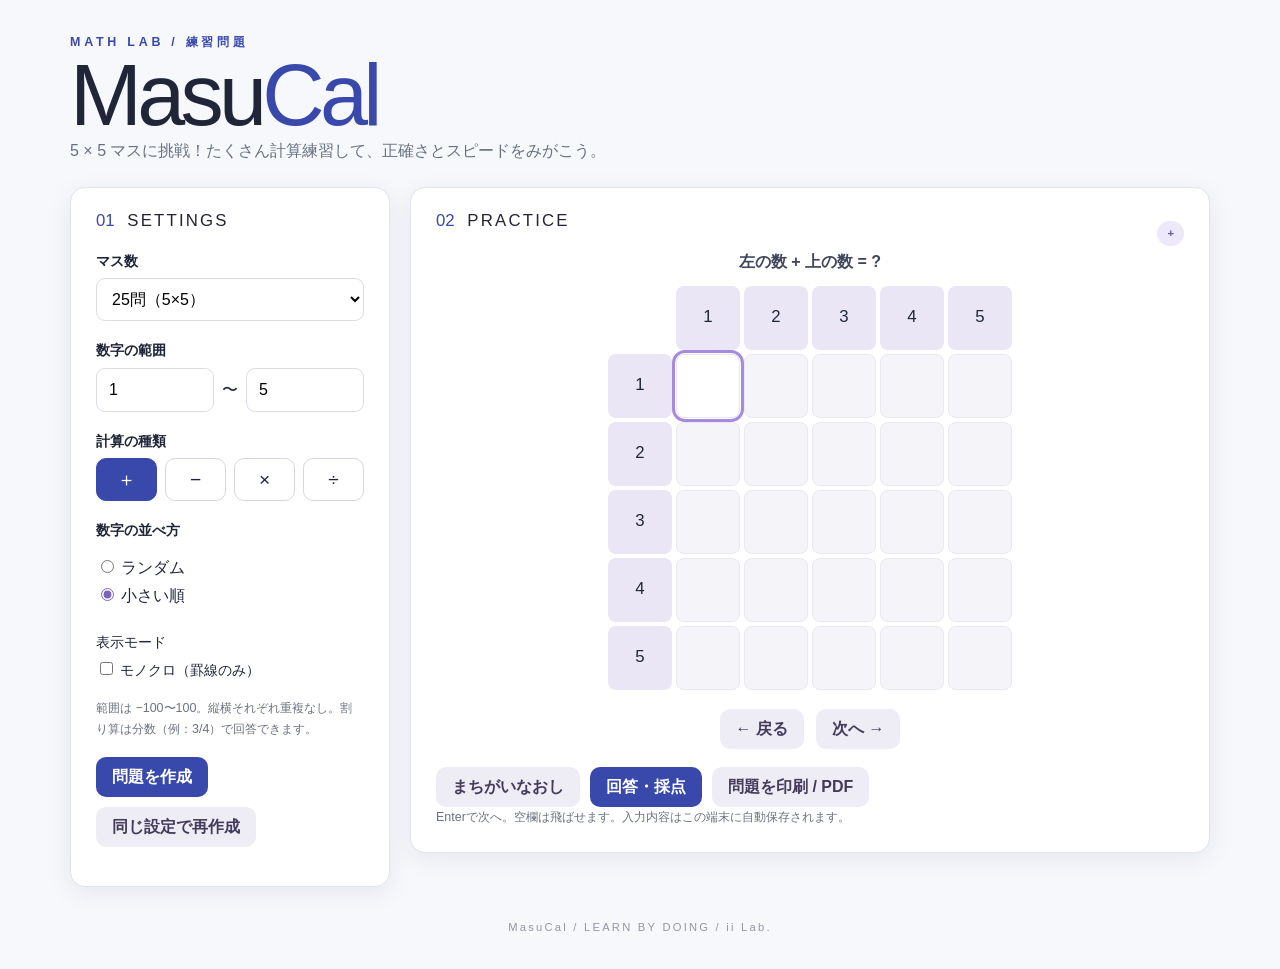
<file: class-04/index.html>
<!-- @format -->

<!doctype html>
<html lang="ja">

<head>
  <meta charset="utf-8" />
  <meta name="viewport" content="width=device-width,initial-scale=1" />
  <title>MasuCal｜マスカル</title>
  <link rel="stylesheet" href="css/reset.css" />
  <link rel="stylesheet" href="css/style.css" />
</head>

<body>
  <!-- まちがいリストの件数を確認するには、開発者ツールのConsoleで logMistakeCount(); を実行。 -->
  <main class="shell">
    <!-- タイトルヘッダーここから -->
    <header>
      <p class="eyebrow">MATH LAB / 練習問題</p>
      <h1>Masu<span>Cal</span></h1>
      <p><span id="gridLabel">計算で、正確さを磨こう。</span></p>
    </header>

    <div class="layout">
      <!-- 設定パネルここから -->
      <section class="panel settings">
        <h2>01 <span>SETTINGS</span></h2>
        <div class="field">
          <label for="size">マス数</label><select id="size">
            <option value="3">9問（3×3）</option>
            <option value="4">16問（4×4）</option>
            <option value="5" selected>
              25問（5×5）
            </option>
            <option value="6">36問（6×6）</option>
            <option value="7">49問（7×7）</option>
            <option value="8">64問（8×8）</option>
            <option value="9">81問（9×9）</option>
            <option value="10">100問（10×10）</option>
          </select>
        </div>
        <div class="field">
          <label for="min">数字の範囲</label>
          <div class="range">
            <input id="min" type="number" min="-100" max="100" value="1" /><span>〜</span>
            <input id="max" type="number" min="-100" max="100" value="5" />
          </div>
        </div>
        <fieldset>
          <legend>計算の種類</legend>
          <div class="choices" id="operations">
            <label>
              <input type="radio" name="op" value="+" checked /><span>＋</span></label>
            <label>
              <input type="radio" name="op" value="-" /><span>−</span></label>
            <label>
              <input type="radio" name="op" value="*" /><span>×</span></label>
            <label>
              <input type="radio" name="op" value="/" /><span>÷</span></label>
          </div>
        </fieldset>
        <fieldset>
          <legend>数字の並べ方</legend>
          <label class="radio">
            <input type="radio" name="order" value="random" checked />
            ランダム</label>
          <label class="radio">
            <input type="radio" name="order" value="asc" />
            小さい順</label>
        </fieldset>

        <div class="theme-control">
          <label for="theme">表示モード</label>
          <label class="theme-switch"><input type="checkbox" id="theme" />
            モノクロ（罫線のみ）</label>
        </div>

        <p class="hint">
          範囲は
          −100〜100。縦横それぞれ重複なし。割り算は分数（例：3/4）で回答できます。
        </p>
        <!-- 作成ボタンここ -->
        <div class="buttons">
          <button id="create" class="primary">
            問題を作成
          </button>
          <button id="remake" class="secondary">
            同じ設定で再作成
          </button>
        </div>
        <!-- jsでエラー調整用のpタグ -->
        <p id="error" role="alert" class="error"></p>
      </section>
      <!-- 設定パネルここまで -->

      <!-- 問題パネルここから（Practice Panel） -->
      <section class="panel practice">
        <div class="section-top">
          <h2>02 <span>PRACTICE</span></h2>
          <span class="pill" id="opLabel">+</span>
        </div>
        <p class="operation-hint" id="operationHint">
          左の数 + 上の数 = ?
        </p>
        <div class="print-header">
          <span
            class="print-brand">MasuCal</span><span>なまえ：________________</span><span>日付：____年__月__日</span><span>点数：____
            / <span id="printTotal">25</span></span>
        </div>
        <div class="board-scroll">
          <div id="board"></div>
        </div>
        <div class="nav">
          <button id="prev" class="secondary">
            ← 戻る
          </button>
          <button id="next" class="secondary">
            次へ →
          </button>
        </div>
        <div class="buttons">
          <a class="button-link secondary" href="wronglist.html" target="wronglist">まちがいなおし</a><button id="grade" class="primary">
            回答・採点</button><button id="printBlank" class="secondary">
            問題を印刷 / PDF
          </button>
        </div>
        <p class="hint">
          Enterで次へ。空欄は飛ばせます。入力内容はこの端末に自動保存されます。
        </p>
      </section>
    </div>

    <!-- Resultパネルここから -->
    <section id="results" class="panel results" hidden>
      <div class="section-top">
        <h2>03 <span>RESULT</span></h2>
        <strong id="score"></strong>
      </div>
      <div class="result-grid">
        <div>
          <!-- <h3>YOUR ANSWERS</h3> -->
          <h3>あなたの回答</h3>
          <div class="board-scroll">
            <div id="yourBoard"></div>
          </div>
        </div>
        <div>
          <!-- <h3>ANSWER KEY</h3> -->
          <h3>正解</h3>
          <div class="board-scroll">
            <div id="keyBoard"></div>
          </div>
        </div>
      </div>
      <div class="buttons">
        <button id="printResults" class="secondary">
          結果を印刷 / PDF
        </button>
        <button id="retry" class="primary">
          新しい問題へ
        </button>
      </div>
    </section>
    <!-- Resultパネルここまで -->

    <!-- Reviewパネルここから -->
    <section id="review" class="panel" hidden>
      <h2>04 <span>REVIEW</span></h2>

      <details id="reviewDetails" open>
        <summary>保存した間違いを確認する</summary>

        <p id="reviewSummary"></p>

        <div class="review-controls">
          <label for="reviewLimit">表示件数：</label>
          <select id="reviewLimit">
            <option value="10">10件</option>
            <option value="20" selected>20件</option>
            <option value="50">50件</option>
            <option value="100">100件</option>
            <option value="all">すべて</option>
          </select>

          <label>
            <input type="checkbox" id="showExpected" />
            模範解答を表示
          </label>

          <label>
            <input type="checkbox" id="showActual" />
            自分の回答を表示
          </label>
        </div>

        <div id="reviewItems" class="review-items"></div>

        <div class="buttons">
          <a class="button-link primary" href="wronglist.html" target="wronglist">
            まちがいなおし
          </a>
          <button id="clearMistakes" class="secondary">
            保存した間違いを削除
          </button>
        </div>
      </details>
    </section>
    <!-- Reviewここまで -->

    <footer>MasuCal / LEARN BY DOING / ii Lab.</footer>
  </main>
  <script src="js/common.js"></script>
  <script src="js/script.js"></script>
</body>

</html>
</file>
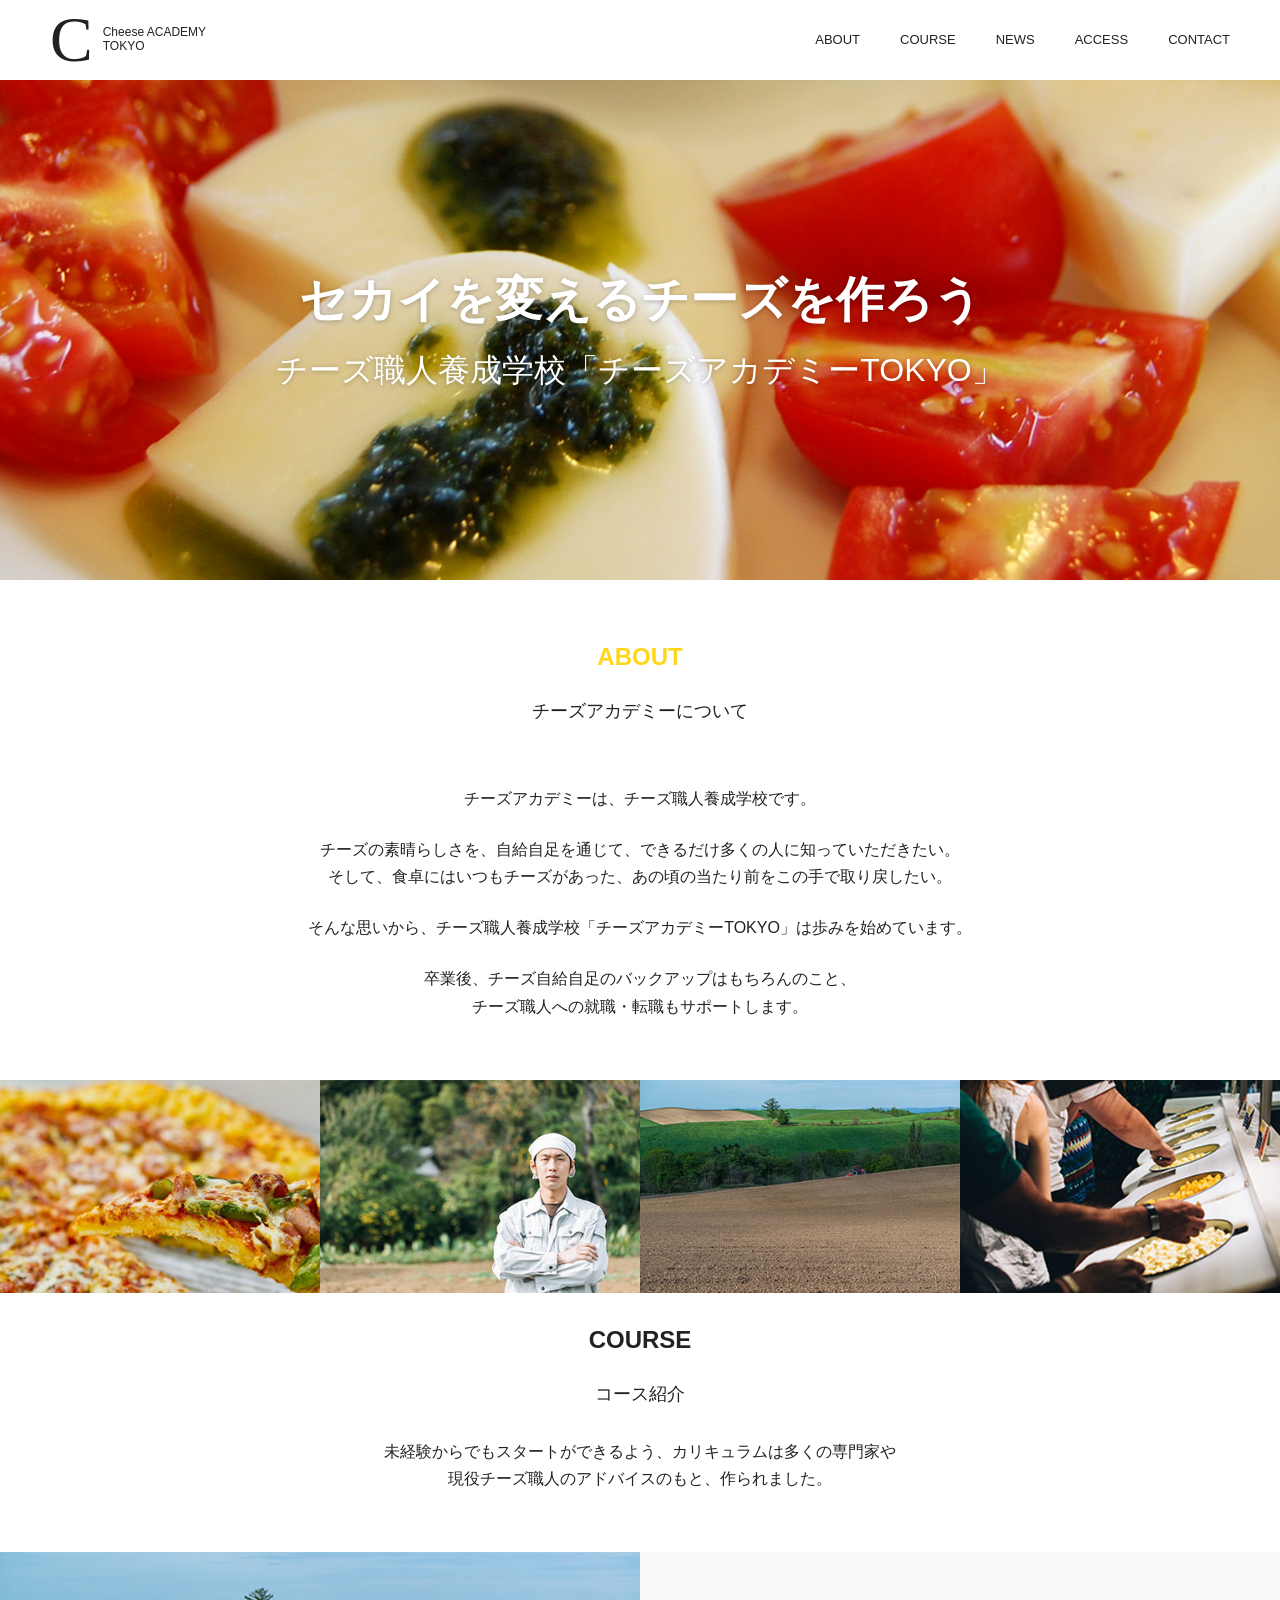
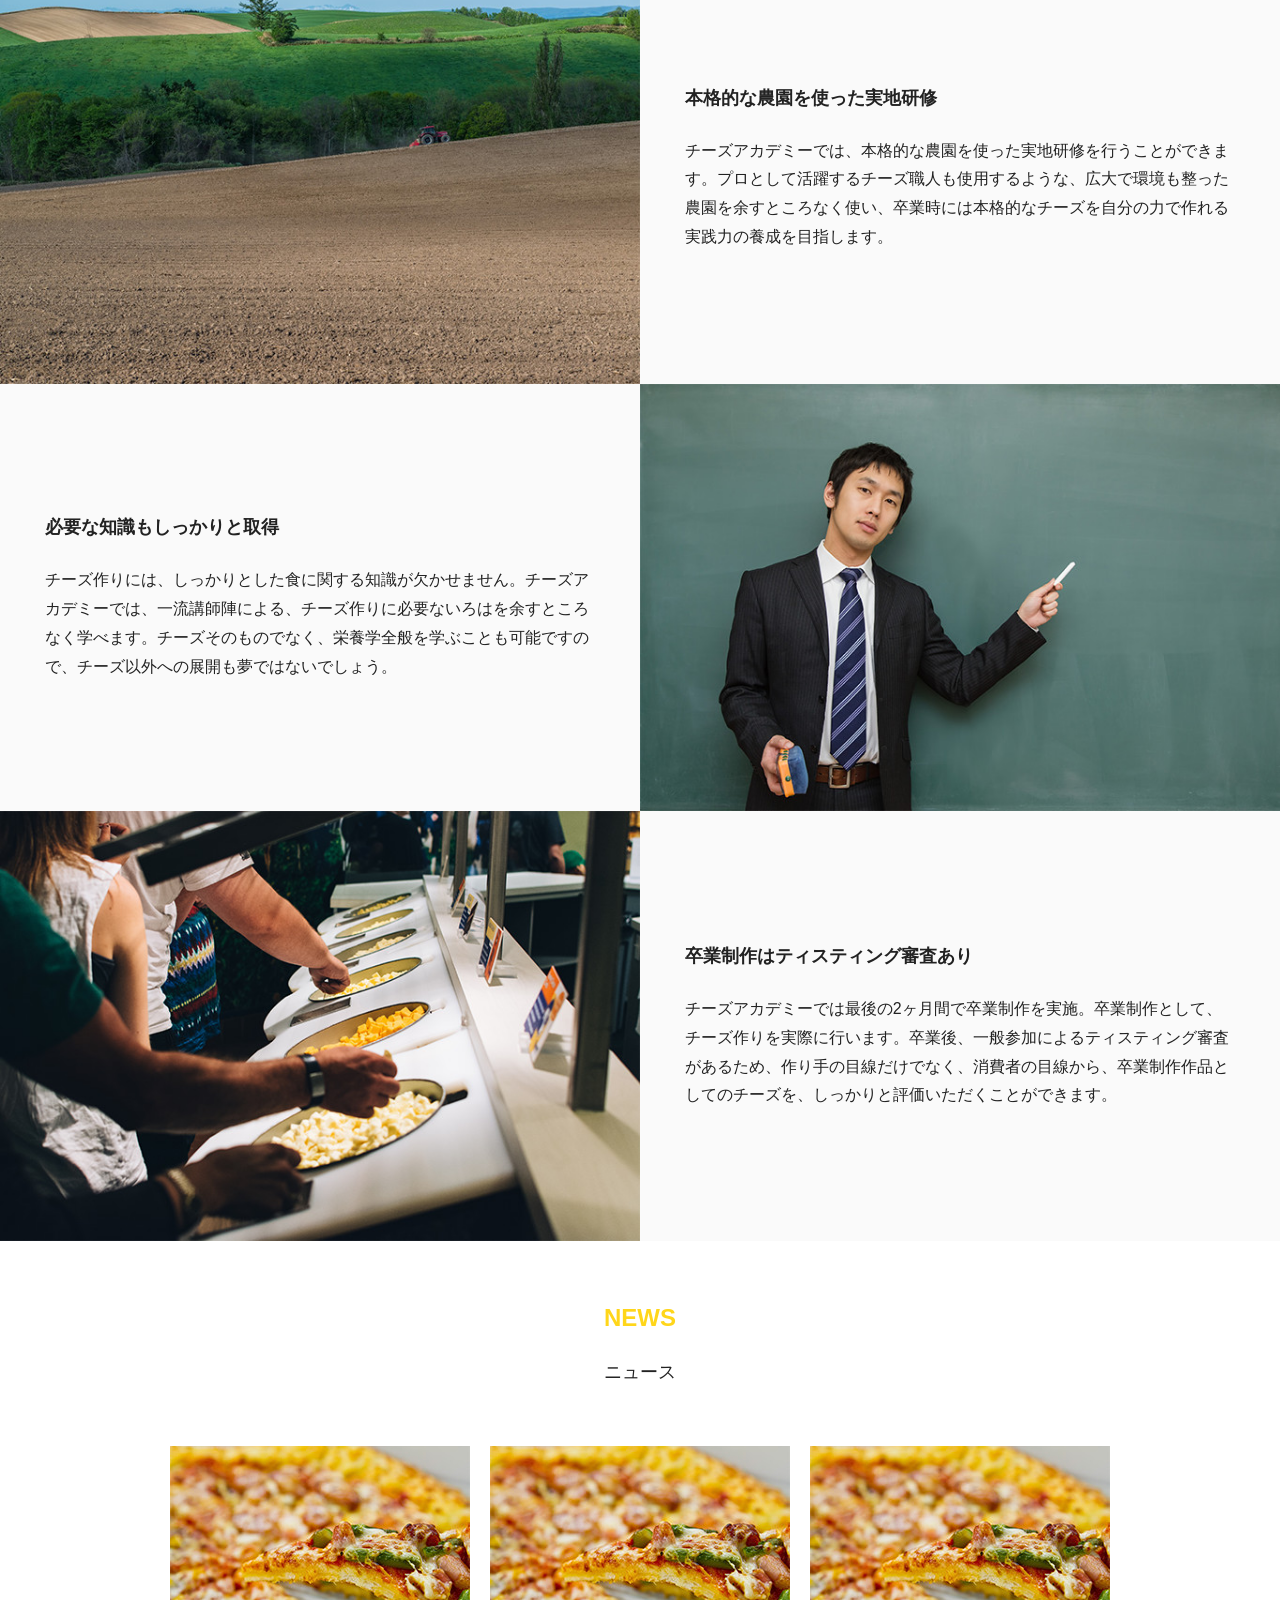
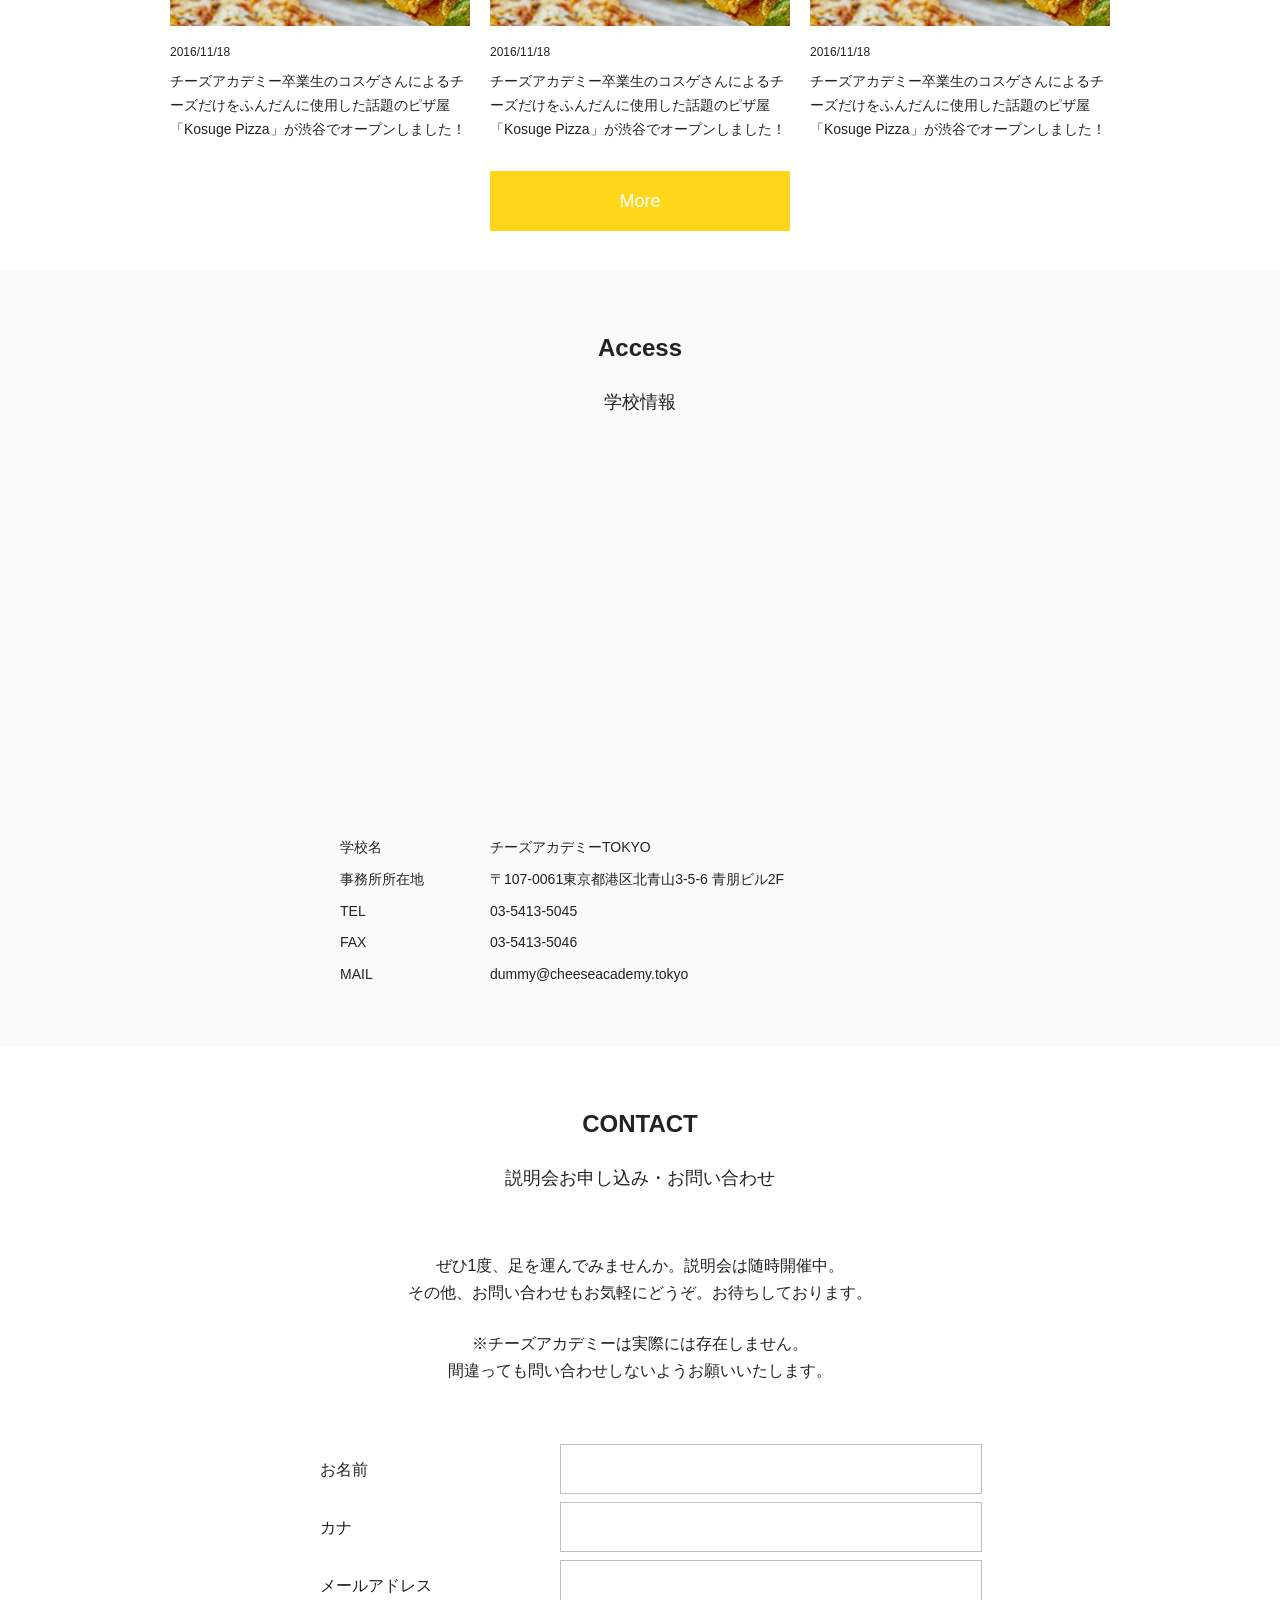
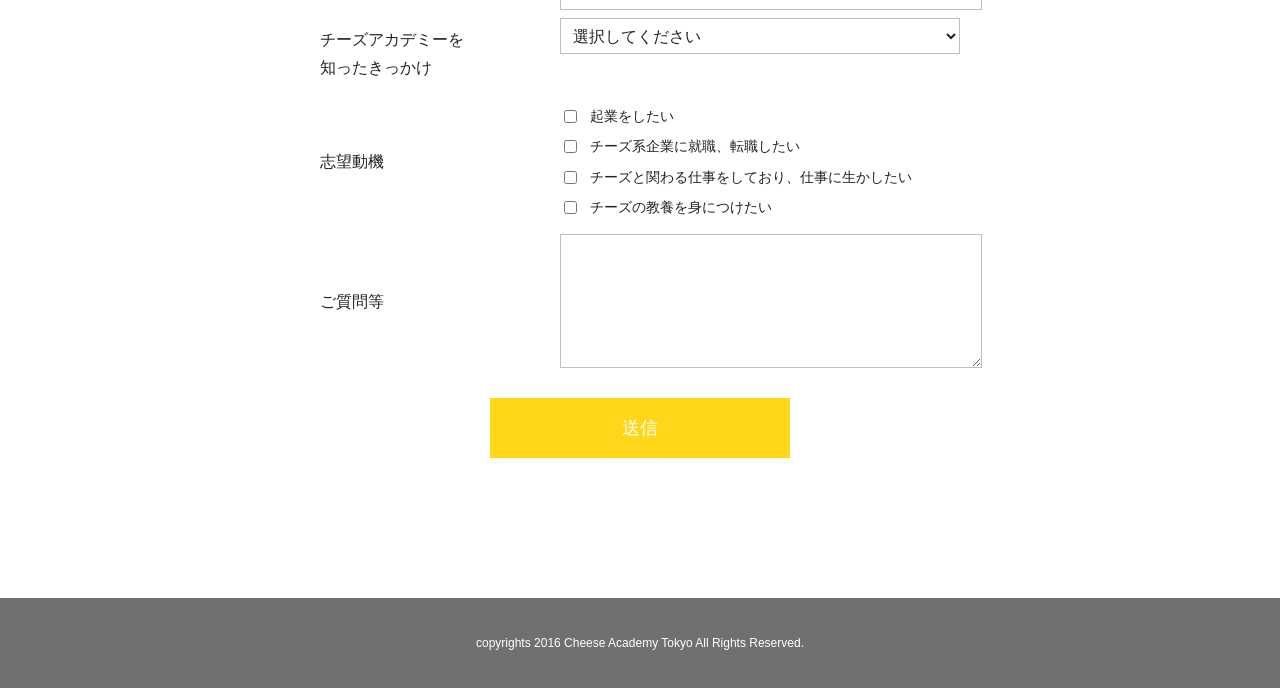
<file: class-01/html_shigemitsu_13/index.html>
<!DOCTYPE html>
<html lang="ja">

<head>
  <meta charset="UTF-8">
  <meta name="viewport" content="width=device-width, initial-scale=1.0">
  <title>Cheese Academy TOKYO</title>
  <link rel="stylesheet" href="./css/reset.css">
  <link rel="stylesheet" href="./css//style.css">
</head>

<body>
  <header class="header">
    <a class="logo" href="#top" aria-label="Cheese Academy TOKYO トップ">
      <span class="logo-mark">C</span>
      <span class="logo-name">Cheese ACADEMY<br>TOKYO</span>
    </a>
    <nav class="nav" aria-label="メインナビゲーション">
      <a href="#about">ABOUT</a><a href="#course">COURSE</a><a href="#news">NEWS</a><a href="#access">ACCESS</a><a
        href="#contact">CONTACT</a>
    </nav>
  </header>

  <main id="top">
    <section class="hero">
      <div class="hero-copy">
        <h1>セカイを変えるチーズを作ろう</h1>
        <p>チーズ職人養成学校「チーズアカデミーTOKYO」</p>
      </div>
    </section>

    <section class="about section" id="about">
      <div class="section-heading">
        <h2>ABOUT</h2>
        <p>チーズアカデミーについて</p>
      </div>
      <div class="about-copy">
        <p>チーズアカデミーは、チーズ職人養成学校です。</p>
        <p>チーズの素晴らしさを、自給自足を通じて、できるだけ多くの人に知っていただきたい。<br>
          そして、食卓にはいつもチーズがあった、あの頃の当たり前をこの手で取り戻したい。</p>
        <p>そんな思いから、チーズ職人養成学校「チーズアカデミーTOKYO」は歩みを始めています。</p>
        <p>卒業後、チーズ自給自足のバックアップはもちろんのこと、<br>
          チーズ職人への就職・転職もサポートします。</p>
      </div>
    </section>

    <div class="photo-strip" aria-label="チーズアカデミーの写真">
      <img src="./img/about_04.jpg" alt="焼きたてのチーズピザ">
      <img src="./img/about_03.jpg" alt="農園に立つチーズ職人">
      <img src="./img/about_02.jpg" alt="広大な農園">
      <img src="./img/about_01.jpg" alt="チーズ作りの実習">
    </div>

    <section class="course section" id="course">
      <div class="section-heading">
        <h2>COURSE</h2>
        <p>コース紹介</p>
      </div>
      <p class="course-intro">未経験からでもスタートができるよう、カリキュラムは多くの専門家や<br>
        現役チーズ職人のアドバイスのもと、作られました。</p>
      <div class="course-list">
        <article class="course-row">
          <img src="./img/course_01.jpg" alt="農園での実地研修">
          <div class="course-text">
            <h3>本格的な農園を使った実地研修</h3>
            <p>
              チーズアカデミーでは、本格的な農園を使った実地研修を行うことができます。プロとして活躍するチーズ職人も使用するような、広大で環境も整った農園を余すところなく使い、卒業時には本格的なチーズを自分の力で作れる実践力の養成を目指します。
            </p>
          </div>
        </article>
        <article class="course-row reverse">
          <img src="./img/course_02.jpg" alt="講師による授業">
          <div class="course-text">
            <h3>必要な知識もしっかりと取得</h3>
            <p>
              チーズ作りには、しっかりとした食に関する知識が欠かせません。チーズアカデミーでは、一流講師陣による、チーズ作りに必要ないろはを余すところなく学べます。チーズそのものでなく、栄養学全般を学ぶことも可能ですので、チーズ以外への展開も夢ではないでしょう。
            </p>
          </div>
        </article>
        <article class="course-row">
          <img src="./img/course_03.jpg" alt="チーズのテイスティング審査">
          <div class="course-text">
            <h3>卒業制作はティスティング審査あり</h3>
            <p>
              チーズアカデミーでは最後の2ヶ月間で卒業制作を実施。卒業制作として、チーズ作りを実際に行います。卒業後、一般参加によるティスティング審査があるため、作り手の目線だけでなく、消費者の目線から、卒業制作作品としてのチーズを、しっかりと評価いただくことができます。
            </p>
          </div>
        </article>
      </div>
    </section>

    <section class="news section" id="news">
      <div class="section-heading">
        <h2>NEWS</h2>
        <p>ニュース</p>
      </div>
      <div class="news-list">
        <a class="news-card" href="#news">
          <img src="./img/news_img.jpg" alt="チーズたっぷりのピザ">
          <time datetime="2016-11-18">2016/11/18</time>
          <p>チーズアカデミー卒業生のコスゲさんによるチーズだけをふんだんに使用した話題のピザ屋「Kosuge Pizza」が渋谷でオープンしました！</p>
        </a>
        <a class="news-card" href="#news">
          <img src="./img/news_img.jpg" alt="チーズたっぷりのピザ">
          <time datetime="2016-11-18">2016/11/18</time>
          <p>チーズアカデミー卒業生のコスゲさんによるチーズだけをふんだんに使用した話題のピザ屋「Kosuge Pizza」が渋谷でオープンしました！</p>
        </a>
        <a class="news-card" href="#news">
          <img src="./img/news_img.jpg" alt="チーズたっぷりのピザ">
          <time datetime="2016-11-18">2016/11/18</time>
          <p>チーズアカデミー卒業生のコスゲさんによるチーズだけをふんだんに使用した話題のピザ屋「Kosuge Pizza」が渋谷でオープンしました！</p>
        </a>
      </div>
      <a class="more-button" href="#news">More</a>
    </section>

    <section class="access section" id="access">
      <div class="section-heading">
        <h2>Access</h2>
        <p>学校情報</p>
      </div>
      <div class="access-map">
        <iframe
          src="https://www.google.com/maps/embed?pb=!1m18!1m12!1m3!1d3241.311477495293!2d139.70042197578718!3d35.66933177259112!2m3!1f0!2f0!3f0!3m2!1i1024!2i768!4f13.1!3m3!1m2!1s0x60188c9fa9e2e881%3A0x35396adb5ba7ce03!2zRydz77yI44K444O844K677yJ5p2x5Lqs!5e0!3m2!1sja!2sjp!4v1793060450151!5m2!1sja!2sjp"
          width="600" height="450" style="border:0;" allowfullscreen="" loading="lazy"
          referrerpolicy="no-referrer-when-downgrade"></iframe>
      </div>
      <dl class="access-info">
        <div>
          <dt>学校名</dt>
          <dd>チーズアカデミーTOKYO</dd>
        </div>
        <div>
          <dt>事務所所在地</dt>
          <dd>〒107-0061東京都港区北青山3-5-6 青朋ビル2F</dd>
        </div>
        <div>
          <dt>TEL</dt>
          <dd>03-5413-5045</dd>
        </div>
        <div>
          <dt>FAX</dt>
          <dd>03-5413-5046</dd>
        </div>
        <div>
          <dt>MAIL</dt>
          <dd>dummy@cheeseacademy.tokyo</dd>
        </div>
      </dl>
    </section>

    <section class="contact section" id="contact">
      <div class="section-heading">
        <h2>CONTACT</h2>
        <p>説明会お申し込み・お問い合わせ</p>
      </div>
      <div class="contact-copy">
        <p>ぜひ1度、足を運んでみませんか。説明会は随時開催中。<br>その他、お問い合わせもお気軽にどうぞ。お待ちしております。</p>
        <p>※チーズアカデミーは実際には存在しません。<br>間違っても問い合わせしないようお願いいたします。</p>
      </div>
      <form class="contact-form">
        <div class="form-row"><label for="name">お名前</label><input id="name" name="name" type="text"></div>
        <div class="form-row"><label for="kana">カナ</label><input id="kana" name="kana" type="text"></div>
        <div class="form-row"><label for="email">メールアドレス</label><input id="email" name="email" type="email"></div>
        <div class="form-row"><label for="source">チーズアカデミーを<br>知ったきっかけ</label><select id="source" name="source">
            <option value="">選択してください</option>
            <option>google検索</option>
            <option>SNS</option>
            <option>紹介</option>
            <option>たまたま通りかかった</option>
            <option>その他</option>
          </select></div>
        <fieldset class="form-row reason-row">
          <legend>志望動機</legend>
          <div class="checkboxes">
            <label><input type="checkbox" name="reason" value="起業をしたい"> 起業をしたい</label>
            <label><input type="checkbox" name="reason" value="チーズ系企業に就職・転職したい"> チーズ系企業に就職、転職したい</label>
            <label><input type="checkbox" name="reason" value="チーズと関わる仕事をしており、仕事に生かしたい"> チーズと関わる仕事をしており、仕事に生かしたい</label>
            <label><input type="checkbox" name="reason" value="チーズの教養を身につけたい"> チーズの教養を身につけたい</label>
          </div>
        </fieldset>
        <div class="form-row message-row"><label for="message">ご質問等</label><textarea id="message"
            name="message"></textarea></div>
        <button class="submit-button" type="submit">送信</button>
      </form>
    </section>
  </main>
  <footer class="footer">copyrights 2016 Cheese Academy Tokyo All Rights Reserved.</footer>
</body>

</html>
</file>
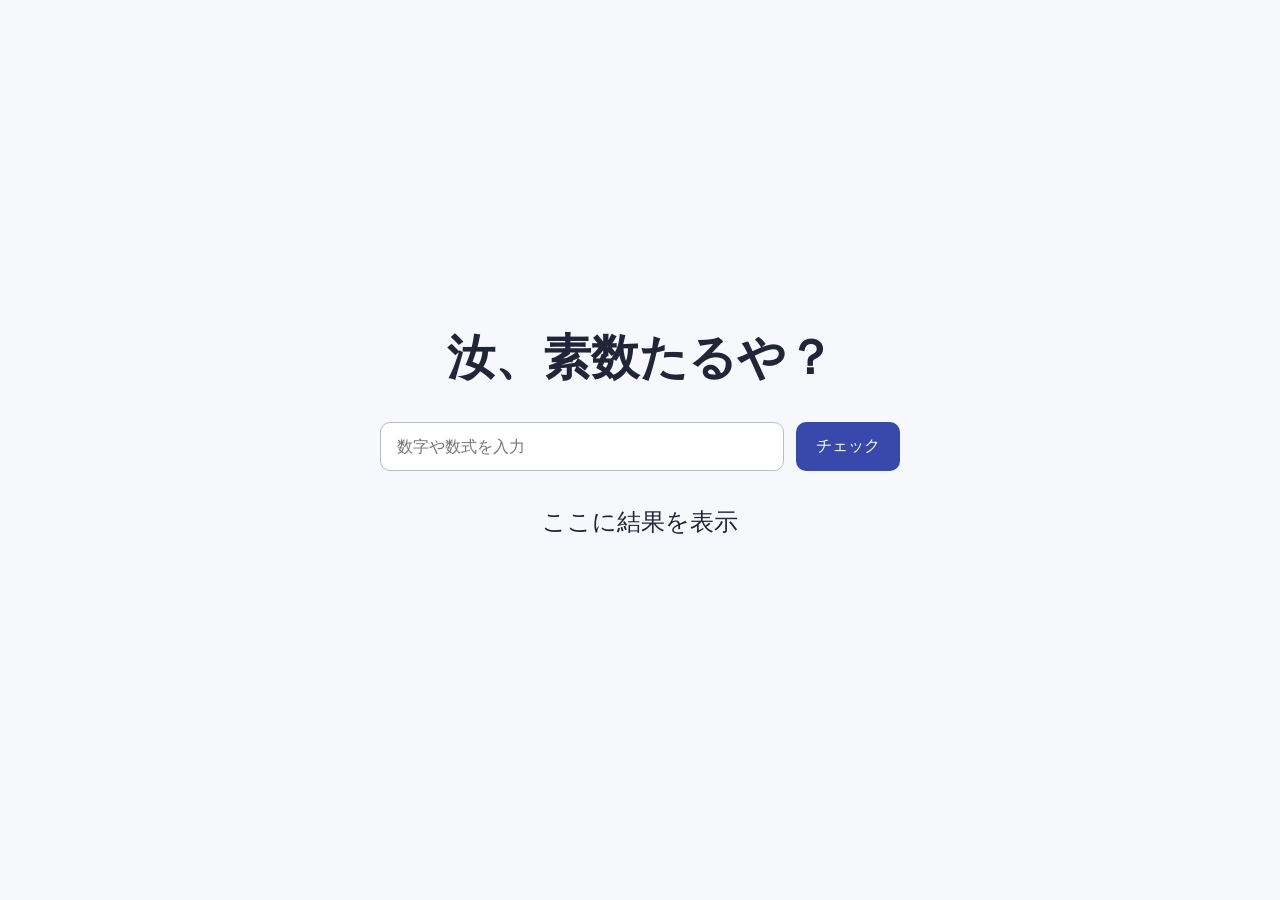
<file: class-02/checkPrime.html>
<!DOCTYPE html>
<html lang="ja">
<head>
  <meta charset="UTF-8">
  <meta name="viewport" content="width=device-width, initial-scale=1.0">
  <title>素数か？</title>
  <link rel="stylesheet" href="css/reset.css">
  <link rel="stylesheet" href="css/style.css">
</head>
<body>
  <main class="app">
    <h1>汝、素数たるや？</h1>
    <div class="input-row">
      <input type="text" id="numberInput" placeholder="数字や数式を入力" aria-label="判定したい数字や数式">
      <button type="button" id="checkButton">チェック</button>
    </div>
    <p id="result" class="result-normal" aria-live="polite">ここに結果を表示</p>
  </main>
  <script src="https://code.jquery.com/jquery-3.7.1.min.js"></script>
  <script src="script.js"></script>
</body>
</html>
</file>
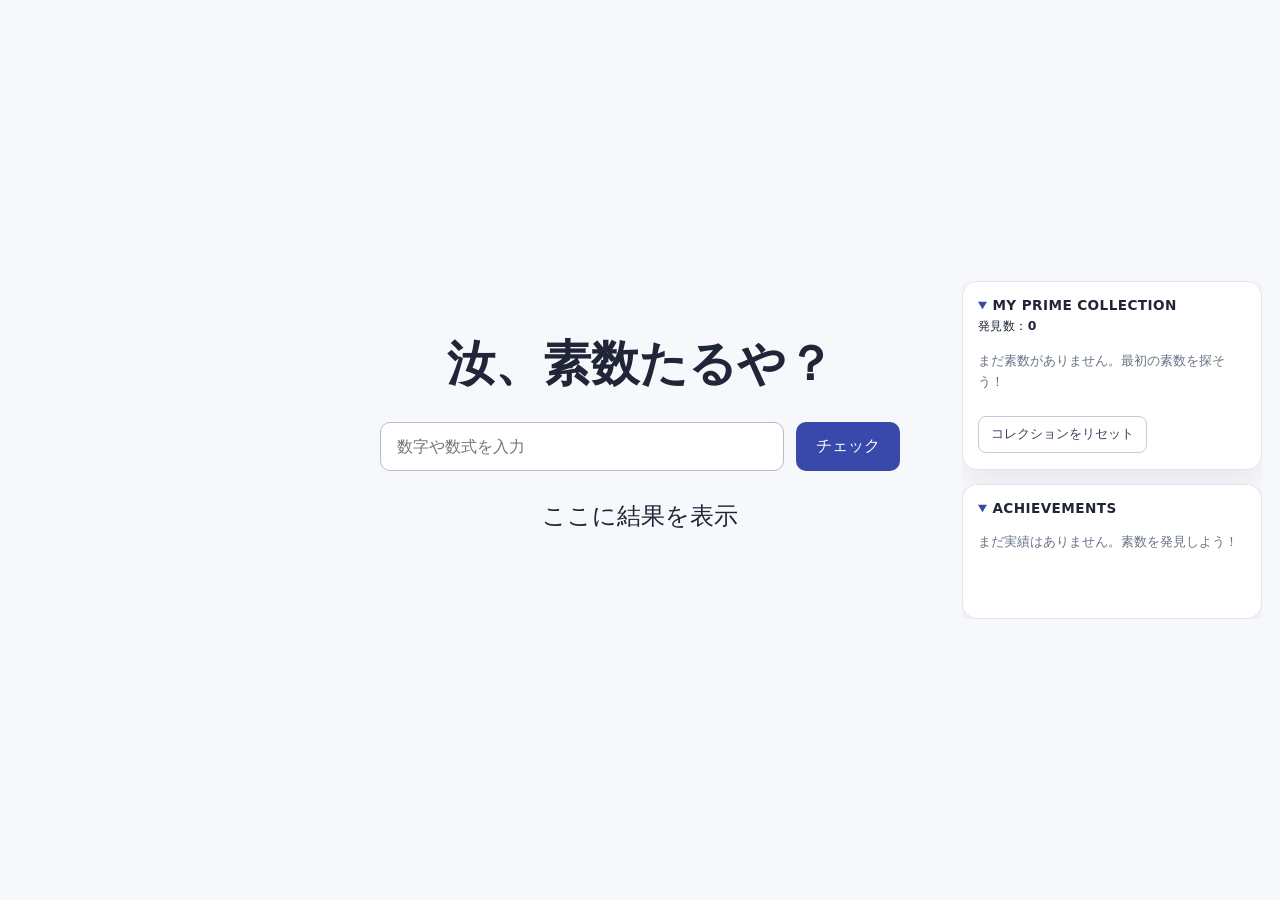
<file: class-03/checkPrime.html>
<!DOCTYPE html>
<html lang="ja">

<head>
  <meta charset="UTF-8">
  <meta name="viewport" content="width=device-width, initial-scale=1.0">
  <title>汝、素数たるや？ | Prime Collection</title>
  <!-- 【変更】class-03/css/style.css を参照。更新時の古いCSSキャッシュを回避 -->
  <link rel="stylesheet" href="css/reset.css">
  <link rel="stylesheet" href="css/style.css?v=2">
</head>

<body>
  <main class="app">
    <!-- 【変更】判定エリアを独立させ、サブコンテンツの幅に左右されず中央配置 -->
    <section class="judge-area" aria-label="素数判定">
      <h1>汝、素数たるや？</h1>
      <div class="input-row">
        <input type="text" id="numberInput" placeholder="数字や数式を入力" aria-label="判定したい数字や数式">
        <button type="button" id="checkButton">チェック</button>
      </div>
      <p id="result" class="result-normal" aria-live="polite">ここに結果を表示</p>
      <div id="achievementNotice" class="achievement-notice" role="status" aria-live="polite" style="display:none">
      </div>
    </section>
    <!-- 【変更】PCでは右側、狭い画面では下側。detailsで開閉可能 -->
    <aside class="sidebar" aria-label="コレクションと実績">
      <details class="panel" open>
        <summary>MY PRIME COLLECTION <span class="count-label">発見数：<strong id="collectionCount">0</strong></span>
        </summary>
        <div class="panel-body">
          <p id="collectionEmpty" class="muted">まだ素数がありません。最初の素数を探そう！</p>
          <ul id="primeList" class="prime-list" aria-label="発見済みの素数"></ul>
          <button type="button" id="resetCollection" class="reset-button">コレクションをリセット</button>
          <p id="collectionStatus" class="muted" role="status"></p>
        </div>
      </details>
      <details class="panel" open>
        <summary>ACHIEVEMENTS</summary>
        <div class="panel-body">
          <p id="achievementEmpty" class="muted">まだ実績はありません。素数を発見しよう！</p>
          <ul id="achievementList" class="achievement-list"></ul>
        </div>
      </details>
    </aside>
  </main>
  <script src="https://code.jquery.com/jquery-3.7.1.min.js"></script>
  <script src="script.js"></script>
</body>

</html>
</file>
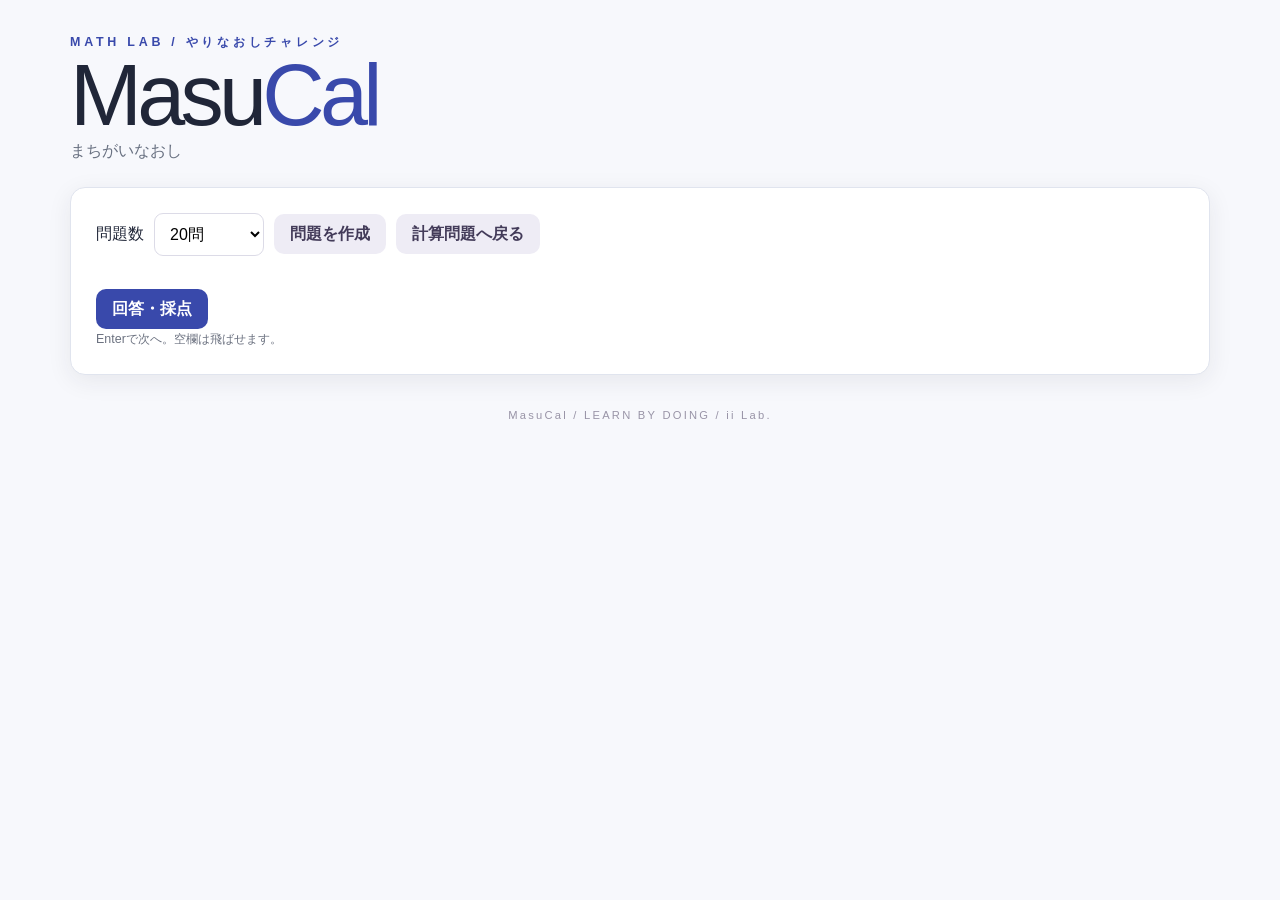
<file: class-04/wronglist.html>
<!-- @format -->

<!doctype html>
<html lang="ja">
  <head>
    <meta charset="utf-8" />
    <meta
      name="viewport"
      content="width=device-width,initial-scale=1" />
    <title>まちがいなおし｜MasuCal</title>
    <link
      rel="stylesheet"
      href="css/reset.css" />
    <link
      rel="stylesheet"
      href="css/style.css" />
  </head>
  <body class="wrong-page">
    <!-- まちがいリストの全件数を確認するには、開発者ツールのConsoleで logMistakeCount(); を実行。 -->
    <main class="shell">
      <header>
        <p class="eyebrow">MATH LAB / やりなおしチャレンジ</p>
        <h1>Masu<span>Cal</span></h1>
        <p>まちがいなおし</p>
      </header>
      <section class="panel">
        <!--
        <div class="wrong-meta">
          <span>生成日時：<strong id="generatedAt"></strong></span>
          <span>なまえ：________________</span>
          <span>点数：______ / <strong id="fullScore">0</strong></span>
        </div>
        -->
        <div class="wrong-controls">
          <label for="count">問題数</label>
          <select id="count">
            <option value="10">10問</option>
            <option
              value="20"
              selected>
              20問
            </option>
            <option value="50">50問</option>
            <option value="100">100問</option>
          </select>
          <button
            id="generate"
            class="secondary">
            問題を作成
          </button>
          <!--
          <button
            id="print"
            class="secondary">
            印刷 / PDF</button>
          -->
          <a
            class="button-link secondary"
            href="index.html"
            target="masucal">
            計算問題へ戻る</a
          >
        </div>
        <p
          id="message"
          class="hint"
          aria-live="polite"></p>
        <div
          id="wrongQuestions"
          class="wrong-questions"></div>
        <div
          id="printPages"
          class="print-pages"></div>
        <div class="buttons wrong-actions">
          <button
            id="grade"
            class="primary">
            回答・採点</button
          ><button
            id="deleteCorrect"
            class="secondary"
            hidden>
            正解した問題をまちがいリストから消す
          </button>
        </div>
        <p
          id="score"
          class="wrong-score"
          aria-live="polite"></p>
        <p class="hint">
          Enterで次へ。空欄は飛ばせます。
          <!-- Tab / Shift+Tabはブラウザ標準の移動操作です。 -->
        </p>
      </section>
      <footer>MasuCal / LEARN BY DOING / ii Lab.</footer>
    </main>
    <script src="js/common.js"></script>
    <script src="js/wronglist.js"></script>
  </body>
</html>
</file>
<file: class-04/css/style.css>
/** @format */

:root {
  font-family: Arial, "Hiragino Kaku Gothic ProN", Meiryo, sans-serif;
  color: #202334;
  background: #f5f5f9;
}

* {
  box-sizing: border-box;
}
body {
  margin: 0;
}
.shell {
  max-width: 1180px;
  margin: auto;
  padding: 36px 20px;
}
header {
  margin-bottom: 28px;
}
.eyebrow {
  font-size: 0.78rem;
  letter-spacing: 0.3em;
  color: #7c65b8;
  font-weight: 700;
}
h1 {
  font-size: clamp(2.5rem, 7vw, 5.4rem);
  letter-spacing: -0.055em;
  margin: 4px 0;
}
h1 span {
  color: #7c65b8;
}
header > p:last-child {
  color: #687080;
}
.layout {
  display: flex;
  align-items: flex-start;
  gap: 20px;
}
.panel {
  background: #fff;
  border: 1px solid #e8e6ef;
  border-radius: 18px;
  padding: 25px;
  box-shadow: 0 8px 26px #28254b0a;
}
.settings {
  flex: 0 0 320px;
}
.practice {
  flex: 1;
  min-width: 0;
}
h2 {
  font-size: 1.05rem;
  color: #7c65b8;
  margin: 0 0 24px;
}
h2 span {
  color: #242334;
  letter-spacing: 0.13em;
  margin-left: 8px;
}
.field {
  margin-bottom: 22px;
}
.field > label,
legend {
  font-size: 0.9rem;
  font-weight: 700;
  display: block;
  margin-bottom: 10px;
}
.range {
  display: flex;
  align-items: center;
  gap: 8px;
}
.range input {
  width: calc(50% - 15px);
  padding: 12px;
  border: 1px solid #dcdbe7;
  border-radius: 9px;
  font-size: 1rem;
}
fieldset {
  border: 0;
  padding: 0;
  margin: 0 0 22px;
}
.choices {
  display: flex;
  gap: 8px;
}
.choices label {
  flex: 1;
}
.choices input {
  position: absolute;
  opacity: 0;
}
.choices span {
  display: block;
  text-align: center;
  border: 1px solid #d9d5e5;
  border-radius: 10px;
  padding: 11px 0;
  font-size: 1.2rem;
  cursor: pointer;
}
.choices input:checked + span {
  background: #7c65b8;
  color: #fff;
  border-color: #7c65b8;
}
.choices input:focus-visible + span {
  outline: 3px solid #b5a6e0;
}
.radio {
  display: block;
  margin: 9px 0;
}
.radio input {
  accent-color: #7c65b8;
}
.hint {
  font-size: 0.78rem;
  color: #6c7280;
  line-height: 1.65;
}
.buttons {
  display: flex;
  gap: 10px;
  flex-wrap: wrap;
  margin-top: 18px;
}
button {
  font: inherit;
  border: 0;
  border-radius: 10px;
  padding: 12px 16px;
  cursor: pointer;
  font-weight: 700;
}
button:focus-visible,
input:focus-visible {
  outline: 3px solid #b9a8e6;
  outline-offset: 2px;
}
.primary {
  background: #7c65b8;
  color: #fff;
}
.secondary {
  background: #eeecf5;
  color: #433b59;
}
.section-top {
  display: flex;
  justify-content: space-between;
  align-items: center;
  gap: 12px;
}
.pill {
  border-radius: 30px;
  background: #eee9fa;
  color: #6b55a8;
  font-size: 0.7rem;
  padding: 7px 10px;
  font-weight: 700;
}
.board-scroll {
  overflow-x: auto;
}
.board {
  border-collapse: separate;
  border-spacing: 4px;
  margin: auto;
}
.board th,
.board td {
  width: clamp(40px, 6vw, 64px);
  height: clamp(40px, 6vw, 64px);
  min-width: 40px;
  text-align: center; /* 追加：左右中央揃え */
  vertical-align: middle; /* 追加：上下中央揃え */
  border-radius: 8px;
}
.board th {
  background: #eae6f6;
  font-size: 1.05rem;
}
.board th.corner {
  background: transparent;
}
.board td {
  background: #f5f5f9;
  border: 1px solid #e9e7f0;
}
.board input {
  width: 100%;
  height: 100%;
  text-align: center;
  border: 0;
  background: transparent;
  font:
    700 1.05rem Arial,
    sans-serif;
  border-radius: 8px;
}
.board input:focus {
  outline: 3px solid #a58bdd;
  background: #fff;
}
.nav {
  display: flex;
  justify-content: center;
  gap: 12px;
  margin: 15px 0;
}
.results,
.shell > section#review {
  margin-top: 20px;
}
.result-grid {
  display: flex;
  gap: 28px;
}
.result-grid > div {
  flex: 1;
  min-width: 0;
}
.result-grid h3 {
  font-size: 0.8rem;
  letter-spacing: 0.12em;
}
.board .correct {
  background: #d9ecff;
  color: #164b7c;
}
.board .wrong {
  background: #ffe0e5;
  color: #9c253d;
}
.board td span {
  font-weight: 700;
}

/* Reviewの開閉見出し */
#reviewDetails > summary {
  cursor: pointer;
  font-weight: 700;
  margin-bottom: 18px;
}
.review-items {
  display: flex;
  flex-wrap: wrap;
  gap: 9px;
}
.review-item {
  background: #fff0f2;
  padding: 12px;
  border-radius: 9px;
}
/* Reviewの表示設定 */
.review-controls {
  display: flex;
  align-items: center;
  flex-wrap: wrap;
  gap: 12px 20px;
  margin-bottom: 18px;
}

.review-controls label {
  display: inline-flex;
  align-items: center;
  gap: 6px;
}

.review-controls input {
  accent-color: #3949ab;
}

.error {
  color: #a72341;
  font-size: 0.85rem;
  min-height: 1em;
}
footer {
  text-align: center;
  color: #9994a7;
  font-size: 0.7rem;
  letter-spacing: 0.2em;
  padding: 35px 0 0;
}
[hidden] {
  display: none !important;
}
@media (max-width: 820px) {
  .layout,
  .result-grid {
    flex-direction: column;
  }
  .settings,
  .practice,
  .result-grid > div {
    width: 100%;
    flex: auto;
  }
  .shell {
    padding: 22px 12px;
  }
  .panel {
    padding: 18px;
  }
  .board {
    border-spacing: 2px;
  }
  .board th,
  .board td {
    width: clamp(40px, 15vw, 60px);
    height: clamp(40px, 15vw, 60px);
  }
}
@media print {
  body {
    background: white;
  }
  .shell {
    padding: 0;
  }
  header {
    margin-bottom: 12px;
  }
  h1 {
    font-size: 26px;
  }
  .settings,
  .nav,
  .buttons,
  .hint,
  footer,
  .pill {
    display: none !important;
  }
  .layout {
    display: block;
  }
  .panel {
    box-shadow: none;
    border: 0;
    padding: 5px;
  }
  .practice {
    width: 100%;
  }
  .board th,
  .board td {
    width: 58px;
    height: 58px;
    border: 1px solid #999;
  }
  .board input {
    font-size: 15px;
  }
  .board input::placeholder {
    color: transparent;
  }
  .results {
    break-before: page;
  }
  .results .board td {
    print-color-adjust: exact;
    -webkit-print-color-adjust: exact;
  }
  .print-meta {
    display: block !important;
  }
}
.print-meta {
  display: none;
}

/* 旧作 class-03 の #3949ab、#f7f8fc、カードの角丸を取り入れる */
:root {
  background: #f7f8fc;
  color: #202638;
}
.eyebrow,
h1 span,
h2 {
  color: #3949ab;
}
.primary,
.choices input:checked + span {
  background: #3949ab;
  border-color: #3949ab;
}
.primary:hover {
  background: #283593;
}
.panel {
  border-color: #e0e4ee;
  border-radius: 15px;
  box-shadow: 0 6px 24px rgb(32 38 56 / 8%);
}
.theme-control {
  margin: 0 0 20px;
  font-size: 0.9rem;
  font-weight: 700;
}
.theme-switch {
  display: block;
  margin-top: 10px;
  font-weight: 400;
}
.theme-switch input {
  accent-color: #3949ab;
}
.print-header {
  display: none;
}
/* モノクロ表示：マスは白、黒い罫線だけ */
body.mono {
  background: #fff;
  color: #111;
}
.mono .panel {
  box-shadow: none;
  border: 1px solid #555;
}
.mono .board {
  border-collapse: collapse;
  border-spacing: 0;
}
.mono .board th,
.mono .board td {
  background: #fff !important;
  color: #111 !important;
  border: 1px solid #111;
  border-radius: 0;
}
.mono .board th.corner {
  border: 0;
}
.mono .board input:focus {
  outline: 2px solid #111;
  outline-offset: -2px;
}
.mono .pill {
  background: #fff;
  color: #111;
  border: 1px solid #111;
}
.mono .primary {
  background: #222;
}
.mono .correct,
.mono .wrong {
  background: #fff !important;
  color: #111 !important;
}

@media print {
  .print-header {
    display: flex;
    justify-content: space-between;
    gap: 15px;
    margin: 8px 0 18px;
    font-size: 12px;
  }
  .board {
    border-collapse: collapse !important;
    border-spacing: 0 !important;
  }
  .board th,
  .board td {
    background: white !important;
    color: black !important;
    border: 1px solid black !important;
    border-radius: 0 !important;
  }
  .board th.corner {
    border: 0 !important;
  }
  .board input {
    color: transparent !important;
  }
  body.print-results .board input {
    color: black !important;
  }
  body.print-blank #results,
  body.print-blank #review {
    display: none !important;
  }
  body.print-results #review {
    display: none !important;
  }
  body.print-results .results {
    display: block !important;
  }
  body.print-results .results .board td.correct,
  body.print-results .results .board td.wrong {
    background: white !important;
    color: black !important;
  }
}
/* v3: MasuCal / 可変サイズ / まちがいなおし */
.settings select,
.wrong-controls select {
  width: 100%;
  padding: 11px;
  border: 1px solid #dcdbe7;
  border-radius: 9px;
  background: white;
  font: inherit;
}
.operation-hint {
  font-weight: 700;
  text-align: center;
  color: #42465b;
  margin: 0 0 12px;
}
.button-link {
  display: inline-flex;
  align-items: center;
  justify-content: center;
  text-decoration: none;
  border-radius: 10px;
  padding: 12px 16px;
  font-weight: 700;
}
.button-link.primary {
  color: white;
}
.button-link.secondary {
  color: #433b59;
}
.board th,
.board td {
  width: clamp(35px, 5vw, 64px);
  height: clamp(35px, 5vw, 64px);
  min-width: 35px;
}
.board input {
  min-width: 0;
  font-size: clamp(0.75rem, 1.6vw, 1.05rem);
}
.wrong-meta {
  display: flex;
  flex-wrap: wrap;
  gap: 12px 32px;
  justify-content: space-between;
  font-size: 0.9rem;
  margin-bottom: 24px;
}
.wrong-controls {
  display: flex;
  align-items: center;
  gap: 10px;
  flex-wrap: wrap;
  margin-bottom: 15px;
}
.wrong-controls select {
  width: auto;
  min-width: 110px;
}
.wrong-questions {
  display: flex;
  flex-direction: column;
  gap: 10px;
}
.wrong-line {
  display: flex;
  align-items: center;
  gap: 10px;
  min-height: 42px;
  padding: 4px 8px;
  border-bottom: 1px solid #e8e6ef;
}
.wrong-line label {
  min-width: 130px;
  font-weight: 600;
}
.wrong-line input {
  width: 120px;
  max-width: 45%;
  padding: 9px;
  border: 1px solid #c9c9d9;
  border-radius: 7px;
  font: inherit;
}
.wrong-line.correct {
  background: #d9ecff;
}
.wrong-line.wrong {
  background: #ffe0e5;
}
.answer-detail {
  font-size: 0.9rem;
}
.wrong-score {
  font-weight: 700;
  font-size: 1.4rem;
}
@media (max-width: 600px) {
  .wrong-meta {
    display: block;
  }
  .wrong-meta span {
    display: block;
    margin: 7px 0;
  }
  .wrong-line label {
    min-width: 115px;
  }
  .wrong-line input {
    width: 100px;
  }
  .wrong-line {
    gap: 5px;
  }
}
@media print {
  @page {
    size: A4;
    margin: 12mm;
  }
  body.wrong-page .shell {
    max-width: none;
    padding: 0;
  }
  .wrong-page header {
    margin: 0 0 6mm;
  }
  .wrong-page h1 {
    font-size: 19px;
    margin: 0;
  }
  .wrong-page header .eyebrow,
  .wrong-page header > p:last-child {
    display: none;
  }
  .wrong-page .panel {
    padding: 0;
    border: 0;
  }
  .wrong-page .wrong-meta {
    display: flex;
    margin-bottom: 5mm;
    font-size: 11px;
  }
  .wrong-page .wrong-controls,
  .wrong-page .wrong-actions,
  .wrong-page .hint,
  .wrong-page .wrong-score,
  .wrong-page #message,
  .wrong-page footer {
    display: none !important;
  }
  .wrong-page .wrong-questions {
    display: grid;
    grid-template-columns: repeat(2, minmax(0, 1fr));
    grid-auto-flow: column;
    grid-template-rows: repeat(25, 8.5mm);
    column-gap: 12mm;
    row-gap: 0;
  }
  .wrong-page .wrong-line {
    border: 0;
    padding: 0 2mm;
    min-height: 0;
    height: 8.5mm;
    break-inside: avoid;
    font-size: 12px;
  }
  .wrong-page .wrong-line label {
    min-width: 0;
    white-space: nowrap;
  }
  .wrong-page .wrong-line input {
    border: 0;
    border-bottom: 1px solid #111;
    border-radius: 0;
    background: transparent !important;
    color: transparent !important;
    width: 24mm;
    padding: 0;
    height: 7mm;
  }
  .wrong-page .answer-detail {
    display: none;
  }
  .wrong-page .wrong-line.correct,
  .wrong-page .wrong-line.wrong {
    background: white !important;
  }
  .wrong-page:has(#count option[value="10"]:checked) .wrong-questions {
    grid-template-columns: 1fr;
    grid-template-rows: repeat(10, 12mm);
  }
  .wrong-page:has(#count option[value="20"]:checked) .wrong-questions {
    grid-template-rows: repeat(10, 12mm);
  }
  .wrong-page:has(#count option[value="100"]:checked) .wrong-questions {
    grid-template-rows: repeat(25, 8.5mm);
  }
  .wrong-page .wrong-line:nth-child(50n + 51) {
    break-before: page;
  }
  .wrong-page:has(#count option[value="100"]:checked) .wrong-questions {
    display: block;
    columns: 2;
    column-gap: 12mm;
  }
  .wrong-page:has(#count option[value="100"]:checked) .wrong-line {
    height: 8.5mm;
  }
}

.print-pages {
  display: none;
}
@media print {
  .wrong-page header,
  .wrong-page .panel {
    display: none !important;
  }
  .wrong-page .print-pages {
    display: block !important;
  }
  .wrong-page .print-page {
    break-after: page;
    page-break-after: always;
  }
  .wrong-page .print-page:last-child {
    break-after: auto;
    page-break-after: auto;
  }
  .print-page-head {
    font-size: 12px;
    margin-bottom: 8mm;
    font-weight: 700;
  }
  .print-question-grid {
    display: grid;
    grid-template-columns: repeat(2, minmax(0, 1fr));
    grid-template-rows: repeat(var(--print-rows), 8.5mm);
    grid-auto-flow: column;
    gap: 0 10mm;
  }
  .print-question-grid.one-column {
    grid-template-columns: 1fr;
    grid-template-rows: repeat(10, 12mm);
  }
  .print-question {
    font-size: 12px;
    white-space: nowrap;
    break-inside: avoid;
  }
  .print-blank {
    display: inline-block;
    width: 24mm;
    border-bottom: 1px solid black;
    height: 7mm;
    vertical-align: middle;
  }
}
</file>
<file: class-01/html_shigemitsu_13/css/style.css>
@charset "UTF-8";

:root {
  --text: #222;
  --yellow: #ffd61a;
  --gray: #fafafa;
  --line: #bfbfbf;
}
html { scroll-behavior: smooth; }
body {
  color: var(--text);
  background: #fff;
  font-family: Arial, "Noto Sans JP", "Hiragino Kaku Gothic ProN", Meiryo, sans-serif;
  font-size: 16px;
  line-height: 1.7;
}
img { display: block; width: 100%; height: auto; object-fit: cover; }
a { color: inherit; text-decoration: none; }
.header {
  height: 80px;
  padding: 0 50px;
  display: flex;
  align-items: center;
  justify-content: space-between;
  background: #fff;
}
.logo { display: flex; align-items: center; gap: 10px; flex-shrink: 0; }
.logo-mark { font-family: Georgia, serif; font-size: 64px; line-height: 1; }
.logo-name { font-size: 12px; line-height: 1.15; }
.nav { display: flex; align-items: center; gap: 40px; }
.nav a { font-size: 13px; transition: color .2s; }
.nav a:hover { color: #d4a900; }
.hero {
  min-height: 500px;
  background: url("../../img/mainbg.png") center center / cover no-repeat;
  display: flex;
  align-items: center;
  justify-content: center;
  text-align: center;
  color: #fff;
}
.hero-copy { width: 100%; padding: 30px 20px; text-shadow: 0 1px 5px rgba(0,0,0,.25); }
.hero h1 { font-size: 48px; font-weight: 700; line-height: 1.4; margin: 0 0 12px; }
.hero p { font-size: 32px; line-height: 1.5; margin: 0; }
.section { text-align: center; }
.about { padding: 60px 20px 60px; }
.section-heading h2 { margin: 0 0 24px; font-size: 24px; line-height: 1.4; font-weight: 700; }
.section-heading p { margin: 0; font-size: 18px; line-height: 1.5; }
.about .section-heading h2, .news .section-heading h2 { color: #ffd61a; }
.about-copy { margin: 60px auto 0; max-width: 780px; font-size: 16px; }
.about-copy p { margin: 0 0 24px; }
.about-copy p:last-child { margin-bottom: 0; }
.photo-strip { display: grid; grid-template-columns: repeat(4, 1fr); }
.photo-strip img { aspect-ratio: 1.5 / 1; }
.course { padding-top: 30px; }
.course-intro { margin: 30px 20px 60px; }
.course-list { width: 100%; }
.course-row { display: grid; grid-template-columns: 1fr 1fr; min-height: 330px; background: var(--gray); text-align: left; }
.course-row > img { width: 100%; height: 100%; min-height: 330px; object-fit: cover; }
.course-row.reverse > img { order: 2; }
.course-row.reverse .course-text { order: 1; }
.course-text { display: flex; flex-direction: column; justify-content: center; padding: 40px 7%; }
.course-text h3 { font-size: 18px; line-height: 1.6; margin: 0 0 24px; font-weight: 700; }
.course-text p { font-size: 16px; line-height: 1.8; margin: 0; }
.news { padding: 60px 20px 40px; }
.news .section-heading h2 { margin-bottom: 24px; }
.news-list { display: flex; justify-content: center; gap: 20px; margin: 60px auto 30px; }
.news-card { width: 300px; max-width: 100%; text-align: left; transition: opacity .2s, transform .2s; }
.news-card:hover { opacity: .72; transform: translateY(-3px); }
.news-card img { width: 100%; aspect-ratio: 300 / 180; object-fit: cover; margin-bottom: 16px; }
.news-card time { display: block; font-size: 12px; margin-bottom: 8px; }
.news-card p { font-size: 14px; line-height: 1.7; margin: 0; }
.more-button, .submit-button {
  width: 300px;
  height: 60px;
  display: flex;
  justify-content: center;
  align-items: center;
  margin: 30px auto 0;
  border: 0;
  background: var(--yellow);
  color: #fff;
  font-size: 18px;
  cursor: pointer;
  transition: background .2s, color .2s;
}
.more-button:hover, .submit-button:hover { background: #222; color: #fff; }
.access { background: var(--gray); padding-top: 60px; }
.access .section-heading { padding-bottom: 60px; }
.access-map {
  width: 100%;
  height: 300px;
}

.access-map iframe {
  display: block;
  width: 100%;
  height: 100%;
  border: 0;
}
.access-info { max-width: 600px; margin: 0 auto; padding: 60px 20px; text-align: left; font-size: 14px; }
.access-info div { display: grid; grid-template-columns: 130px 1fr; gap: 20px; margin-bottom: 8px; }
.access-info div:last-child { margin-bottom: 0; }
.access-info dt, .access-info dd { margin: 0; }
.contact { padding: 60px 20px 140px; }
.contact .section-heading h2 { margin-bottom: 24px; }
.contact-copy { margin: 60px auto; font-size: 16px; }
.contact-copy p { margin: 0 0 24px; }
.contact-copy p:last-child { margin-bottom: 0; }
.contact-form { width: min(640px, 100%); margin: 0 auto; }
.form-row { display: grid; grid-template-columns: 240px 1fr; align-items: stretch; min-height: 40px; margin: 0; border: 0; padding: 0; text-align: left; }
.form-row > label, .form-row > legend { display: flex; align-items: center; font-size: 16px; padding: 8px 20px 8px 0; }
.form-row input[type="text"], .form-row input[type="email"], .form-row select, .form-row textarea {
  width: 100%; min-width: 0; border: 1px solid var(--line); border-radius: 0; background: #fff; color: var(--text); font: inherit; padding: 6px 10px;
}
.form-row input[type="text"], .form-row input[type="email"], .form-row select { height: 36px; }
.form-row select { padding: 4px 8px; }
.form-row { margin-bottom: 8px; }
.reason-row { min-height: 120px; }
.reason-row legend { float: left; width: 240px; }
.checkboxes { display: flex; flex-direction: column; gap: 8px; padding: 8px 0; }
.checkboxes label { display: flex; align-items: flex-start; gap: 10px; font-size: 14px; line-height: 1.6; }
.checkboxes input { margin-top: 5px; accent-color: var(--yellow); }
.message-row { min-height: 120px; }
.message-row textarea { height: 120px; resize: vertical; }
.submit-button { margin-top: 30px; }
.footer { min-height: 60px; display: flex; align-items: center; justify-content: center; padding: 15px; background: #707070; color: #fff; font-size: 12px; text-align: center; }

@media (max-width: 800px) {
  .header { height: auto; min-height: 76px; padding: 12px 20px; flex-wrap: wrap; gap: 12px; }
  .logo-mark { font-size: 52px; }
  .nav { width: 100%; justify-content: space-between; gap: 12px; }
  .nav a { font-size: 11px; }
  .hero { min-height: 380px; }
  .hero h1 { font-size: clamp(28px, 5.5vw, 42px); }
  .hero p { font-size: clamp(18px, 3.6vw, 28px); }
  .about { padding: 45px 20px; }
  .about-copy { margin-top: 40px; }
  .about-copy br, .course-intro br { display: none; }
  .photo-strip { grid-template-columns: repeat(2, 1fr); }
  .course-row { min-height: 0; }
  .course-row > img { min-height: 260px; }
  .course-text { padding: 28px 7%; }
  .course-text h3 { font-size: 16px; margin-bottom: 14px; }
  .course-text p { font-size: 14px; }
  .news-list { gap: 14px; }
  .news-card p { font-size: 12px; }
}
@media (max-width: 560px) {
  .header { justify-content: center; }
  .logo { margin-right: auto; }
  .nav { flex-wrap: wrap; justify-content: center; column-gap: 20px; }
  .hero { min-height: 300px; }
  .hero h1 { font-size: 28px; }
  .hero p { font-size: 18px; }
  .section-heading h2 { font-size: 24px; margin-bottom: 16px; }
  .section-heading p { font-size: 16px; }
  .course-intro { margin: 24px 20px 35px; }
  .course-row { display: flex; flex-direction: column; }
  .course-row > img, .course-row.reverse > img { order: 0; min-height: 0; aspect-ratio: 4 / 3; }
  .course-row .course-text, .course-row.reverse .course-text { order: 1; padding: 28px 24px 34px; }
  .news-list { flex-direction: column; align-items: center; gap: 28px; margin-top: 35px; }
  .news-card { width: min(300px, 100%); }
  .more-button, .submit-button { width: min(300px, 100%); }
  .map-placeholder { height: 220px; }
  .access-info div { grid-template-columns: 90px 1fr; gap: 10px; }
  .contact { padding-bottom: 80px; }
  .contact-copy br { display: none; }
  .form-row { grid-template-columns: 1fr; gap: 4px; margin-bottom: 16px; }
  .form-row > label, .form-row > legend { padding: 0; }
  .reason-row legend { float: none; width: auto; margin-bottom: 8px; }
  .checkboxes { padding: 4px 0; }
}
</file>
<file: class-02/css/style.css>
body {
  min-height: 100vh;
  font-family: system-ui, sans-serif;
  background: #f7f8fc;
  color: #202638;
}
.app {
  min-height: 100vh;
  padding: 40px 20px;
  display: flex;
  flex-direction: column;
  justify-content: center;
  align-items: center;
  gap: 32px;
  text-align: center;
}
h1 { font-size: clamp(2rem, 5vw, 3rem); }
.input-row { width: min(100%, 520px); display: flex; gap: 12px; }
#numberInput {
  flex: 1;
  min-width: 0;
  padding: 14px 16px;
  border: 1px solid #b7bdca;
  border-radius: 10px;
  background: white;
}
#checkButton {
  flex: none;
  padding: 14px 20px;
  border: 0;
  border-radius: 10px;
  color: white;
  background: #3949ab;
  cursor: pointer;
}
#checkButton:hover { background: #283593; }

/* 【大きな変更】共通の結果表示領域。文字サイズは各クラスに任せる。 */
#result {
  min-height: 3em;
  text-align: center;
}

/* 注意文・通常の判定結果は、常に標準サイズで表示する。 */
#result.result-normal {
  width: min(100%, 90vw);
  max-width: 90vw;
  font-size: 1.5rem;
  line-height: 1.6;
  white-space: pre-line;
  overflow-wrap: anywhere;
}

/* 【大きな変更】素数発見時だけ横幅を文字列に合わせて拡張する。
   長い2行目も途中で折り返さず、左右均等にはみ出させる。 */
#result.result-prime {
  position: relative;
  left: 50%;
  translate: -50% 0;
  align-self: flex-start;
  width: max-content;
  max-width: none;
  white-space: pre;
  overflow-wrap: normal;
  line-height: 1.2;
  font-weight: 700;
}
.result-prime .prime-number {
  font-size: 1.2em;
}
@media (max-width: 480px) {
  .input-row { flex-direction: column; }
}
</file>
<file: class-03/css/style.css>
/* 【重要】reset.cssが未配置でも最低限のスタイルが成立するようにする */
*, *::before, *::after { box-sizing: border-box; }
html, body { margin: 0; min-height: 100%; }
body { font-family: system-ui, sans-serif; background: #f7f8fc; color: #202638; }
button, input { font: inherit; }
.app { min-height: 100vh; position: relative; }
/* 【大きな変更】メイン領域はビューポート全体を基準に中央配置。サイドバーは別レイヤー */
.judge-area { min-height: 100vh; width: 100%; display: flex; flex-direction: column; justify-content: center; align-items: center; gap: 26px; padding: 40px 20px; text-align: center; }
h1 { margin: 0; font-size: clamp(2rem, 4vw, 3rem); }
.input-row { display: flex; gap: 12px; width: min(100%, 520px); }
#numberInput { flex: 1; min-width: 0; padding: 14px 16px; border: 1px solid #b7bdca; border-radius: 10px; background: white; }
#checkButton { flex: none; padding: 14px 20px; border: 0; border-radius: 10px; color: white; background: #3949ab; cursor: pointer; }
#checkButton:hover { background: #283593; }
#result { margin: 0; min-height: 3em; text-align: center; }
#result.result-normal { width: min(100%, 90vw); font-size: 1.5rem; line-height: 1.6; white-space: pre-line; overflow-wrap: anywhere; }
/* 【変更】中央寄せを維持しつつ、長い素数演出で画面外へはみ出さない */
#result.result-prime { width: 100%; font-size: clamp(1.7rem, 5vw, 5rem); font-weight: 700; line-height: 1.2; white-space: pre-line; overflow-wrap: anywhere; }
.result-prime .prime-number { font-size: 1.2em; }
.achievement-notice { max-width: min(90vw, 720px); padding: 14px 18px; border-radius: 12px; background: #fff1b9; font-weight: 700; }
/* 【大きな変更】サブコンテンツは画面右に独立配置。メインの中央位置を動かさない */
.sidebar { position: fixed; right: 18px; top: 50%; transform: translateY(-50%); width: min(300px, 25vw); max-height: calc(100vh - 36px); overflow-y: auto; display: grid; gap: 14px; z-index: 2; }
.panel { min-width: 0; background: rgba(255,255,255,.97); border: 1px solid #e0e4ee; border-radius: 15px; box-shadow: 0 6px 24px rgb(32 38 56 / 8%); text-align: left; }
.panel summary { cursor: pointer; padding: 15px; font-size: .85rem; font-weight: 750; letter-spacing: .03em; }
.panel summary::marker { color: #3949ab; }
.panel-body { padding: 0 15px 16px; }
.count-label { display: block; font-size: .78rem; font-weight: 400; margin-top: 5px; }
.muted { color: #687286; font-size: .82rem; line-height: 1.6; }
.prime-list, .achievement-list { list-style: none; padding: 0; margin: 12px 0; }
.prime-list { display: flex; flex-wrap: wrap; gap: 7px; max-height: 150px; overflow-y: auto; }
.prime-chip { background: #e8ebfa; color: #293b90; border-radius: 8px; padding: 7px 10px; font-weight: 700; font-size: .85rem; overflow-wrap: anywhere; }
.reset-button { padding: 9px 12px; border: 1px solid #c4cad7; border-radius: 8px; background: white; color: #39445b; cursor: pointer; font-size: .8rem; }
.reset-button:hover { background: #f2f3f8; }
.achievement-list { display: grid; gap: 8px; }
.achievement-card { display: flex; gap: 9px; align-items: center; padding: 10px; border: 1px solid #e9cb72; border-radius: 10px; background: #fff8df; }
.achievement-icon { font-size: 1.2rem; }
.achievement-card strong, .achievement-card small { display: block; }
.achievement-card strong { font-size: .78rem; overflow-wrap: anywhere; }
.achievement-card small { margin-top: 4px; font-size: .74rem; }
/* 【変更】狭いPC・タブレット・スマホではサブコンテンツを下に移動 */
@media (max-width: 1100px) {
  .judge-area { min-height: 75vh; }
  .sidebar { position: static; transform: none; width: min(100% - 32px, 760px); max-height: none; margin: 0 auto 32px; grid-template-columns: repeat(2, minmax(0, 1fr)); }
}
@media (max-width: 650px) {
  .judge-area { min-height: 70vh; gap: 22px; padding: 28px 14px; }
  .sidebar { grid-template-columns: 1fr; }
  #result.result-prime { font-size: clamp(1.4rem, 7vw, 2.8rem); }
  #result.result-normal { font-size: 1.1rem; }
}
@media (max-width: 480px) { .input-row { flex-direction: column; } }

/* ============================================================
   【大きな変更】Achievementをカード一覧からアイコン型バッジへ変更。
   hover / focus / タップで達成内容を表示する。
   ============================================================ */
.achievement-list {
  display: grid;
  grid-template-columns: repeat(auto-fill, minmax(72px, 1fr));
  gap: 14px 9px;
  padding: 10px 0 16px;
  overflow: visible;
}
.achievement-badge-item { list-style: none; min-width: 0; }
.achievement-badge {
  position: relative;
  width: 68px;
  height: 68px;
  display: flex;
  flex-direction: column;
  align-items: center;
  justify-content: center;
  gap: 1px;
  padding: 5px;
  margin: 0 auto;
  border: 2px solid #e2b85b;
  border-radius: 18px;
  background: linear-gradient(145deg, #fff9e7, #ffe8a8);
  box-shadow: 0 3px 8px rgb(30 40 70 / 10%);
  color: #34314b;
  cursor: pointer;
  font: inherit;
}
.achievement-badge:focus-visible { outline: 3px solid #3949ab; outline-offset: 3px; }
.badge-symbol { font-size: 1.65rem; line-height: 1.25; white-space: nowrap; }
.badge-number { font-size: .78rem; font-weight: 800; line-height: 1.1; }
.badge-collector { background: linear-gradient(145deg, #eaf8ff, #c7e8ff); border-color: #83c7ee; }
.badge-palindrome { background: linear-gradient(145deg, #fff1ef, #ffd0c8); border-color: #f1a6a0; }
.badge-emirp { background: linear-gradient(145deg, #f4eeff, #ded1ff); border-color: #b8a0e8; }
.badge-mersenne { background: linear-gradient(145deg, #eafbef, #c9efda); border-color: #8ccdab; }
.badge-group { background: linear-gradient(145deg, #fff7df, #ffedbb); border-color: #edc77a; }
.badge-emirp .badge-symbol, .badge-mersenne .badge-symbol { font-size: .63rem; font-weight: 900; letter-spacing: -.03em; }
/* EMIRPの文字全体を鏡映。文字単位の鏡文字は将来のデザイン改善候補。 */
.mirror-word { transform: scaleX(-1); }
.badge-group .badge-symbol { font-size: 1.1rem; letter-spacing: -.22em; padding-right: .22em; }
.badge-tooltip {
  display: none;
  position: absolute;
  z-index: 20;
  bottom: calc(100% + 9px);
  left: 50%;
  transform: translateX(-50%);
  width: max-content;
  max-width: min(250px, 80vw);
  padding: 9px 12px;
  border-radius: 9px;
  background: #252b3d;
  color: white;
  font-size: .75rem;
  font-weight: 500;
  line-height: 1.5;
  white-space: normal;
  text-align: center;
  box-shadow: 0 4px 12px rgb(0 0 0 / 16%);
  pointer-events: none;
}
.achievement-badge:hover .badge-tooltip,
.achievement-badge:focus .badge-tooltip { display: block; }
/* Achievementのツールチップをカード内に収める */

/* 左端のバッジ：左側を基準に配置 */
.achievement-badge-item:nth-child(3n + 1) .badge-tooltip {
  left: 0;
  transform: none;
}

/* 右端のバッジ：右側を基準に配置 */
.achievement-badge-item:nth-child(3n) .badge-tooltip {
  left: auto;
  right: 0;
  transform: none;
}

/* 中央のバッジは従来どおり中央揃え */

/* スマホのタップ後にfocusが残る間も説明を表示できる。 */
@media (max-width: 650px) {
  .achievement-list { grid-template-columns: repeat(auto-fill, minmax(72px, 1fr)); }
}
</file>
